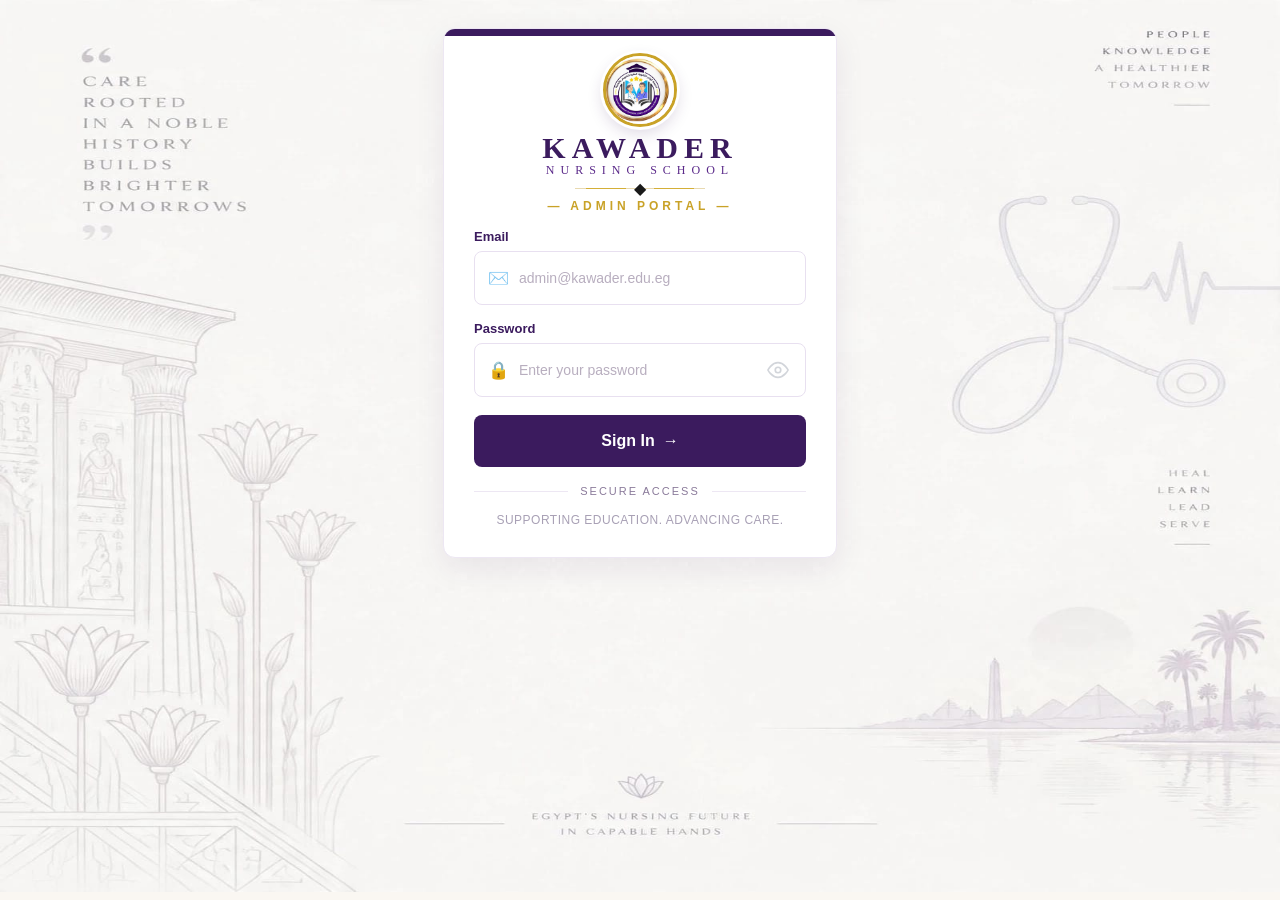
<file: frontend/admin.html>
<!DOCTYPE html>
<html lang="en"><head><meta charset="UTF-8"><meta name="viewport" content="width=device-width,initial-scale=1">
<title>Admin - SMART RESULTS</title><link rel="stylesheet" href="assets/css/style.css"><link rel="stylesheet" href="assets/css/admin.css"></head>
<body class="page-login" id="pageBody">
<div class="container" id="mainContainer">
<div id="loginBox" class="card admin-card">
<div class="logo-wrap"><div class="logo-circle"><img src="assets/images/logo.png" alt="KAWADER"></div>
<div class="logo-title">KAWADER</div><div class="logo-sub">NURSING SCHOOL</div>
<div class="logo-line">◆</div><div class="admin-portal">— ADMIN PORTAL —</div></div>
<label>Email</label>
<div class="field"><span class="icon">✉️</span><input id="email" type="email" placeholder="admin@kawader.edu.eg"></div>
<label>Password</label>
<div class="field password"><span class="icon">🔒</span><input id="password" type="password" placeholder="Enter your password">
  <button type="button" class="eye-btn" onclick="togglePassword()" title="Show / Hide Password"><svg viewBox="0 0 24 24"><path d="M1 12s4-8 11-8 11 8 11 8-4 8-11 8S1 12 1 12Z"/><circle cx="12" cy="12" r="3"/></svg></button>
</div>
<button id="loginBtn" onclick="adminLogin()">Sign In <span>→</span></button><p id="loginMsg" class="error hidden"></p>
<div style="display:flex;align-items:center;gap:12px;margin-top:18px"><div style="flex:1;height:1px;background:#EDE7F3"></div><span style="font-size:11px;letter-spacing:2px;color:#8A7A9A">SECURE ACCESS</span><div style="flex:1;height:1px;background:#EDE7F3"></div></div>
<p class="hint">SUPPORTING EDUCATION. ADVANCING CARE.</p>
</div>

<div id="uploadBox" class="card admin-card hidden">
<label>1. Select Academic Year</label>
<div class="field"><span class="icon">📅</span><select id="uploadYear"><option value="first_year">First Year</option><option value="second_year">Second Year</option><option value="third_year">Third Year</option><option value="fourth_year">Fourth Year</option><option value="fifth_year">Fifth Year</option></select></div>
<label>2. Choose Excel File</label>
<div class="drop-box">
  <svg class="upload-ic" viewBox="0 0 120 110"><path d="M60 2 L72 18 L88 10 L82 28 L98 32 L80 42 L84 58 L60 50 L36 58 L40 42 L22 32 L38 28 L32 10 L48 18 Z" fill="#5B2A8A"/><path d="M60 10 L68 22 L78 16 L74 28 L84 32 L70 38 L72 48 L60 44 L48 48 L50 38 L36 32 L46 28 L42 16 L52 22 Z" fill="#C9A227" opacity=".4"/><path d="M25 78 Q25 60 45 60 Q50 48 65 48 Q85 48 90 62 Q102 62 102 78 Q102 92 86 92 L35 92 Q25 92 25 78 Z" fill="#fff" stroke="#3B1B5E" stroke-width="2.5"/><path d="M60 70 L60 86 M50 76 L60 66 L70 76" fill="none" stroke="#3B1B5E" stroke-width="4" stroke-linecap="round" stroke-linejoin="round"/></svg>
  <h3>Upload Student Results File<br>(Excel / CSV)</h3>
  <p class="small">Drag and drop your file here<br>or click to browse</p>
  <input type="file" id="excelFile" accept=".xlsx,.xls,.csv" style="margin-top:12px">
</div>
<button id="uploadBtn" onclick="uploadExcel()">Upload & Check</button>
<div id="issuesBox"></div><div id="previewBox"></div>
<button id="calcBtn" onclick="calculateBatch()" disabled>Calculate Results</button>
<button id="publishBtn" onclick="publishBatch()" disabled>⬆️ Publish Results</button>
<p style="text-align:center;font-size:12px;color:#7A6A8A">Accepted formats: .xlsx, .xls, .csv &nbsp;|&nbsp; Max size: 10 MB</p>
<div id="pubStatusBox"></div>
<div class="steps-3">
  <div class="step-card"><div class="step-ic">📄</div><b>1. Upload</b><p>Select your results file</p></div>
  <div class="step-card"><div class="step-ic">📊</div><b>2. Validate</b><p>We'll check the data</p></div>
  <div class="step-card"><div class="step-ic">✓</div><b>3. Publish</b><p>Make results available</p></div>
</div>
<button class="secondary" onclick="logout()">Logout</button>
<p style="text-align:center;font-size:11px;color:#7A6A8A;margin-top:14px">INSPIRED BY A RICH HERITAGE<br>CARING FOR BRIGHTER FUTURES</p>
</div>
<div id="analyticsBox" class="card hidden"><h2>Statistics</h2><select id="anaYear"><option value="first_year">First Year</option><option value="second_year">Second Year</option><option value="third_year">Third Year</option></select><button onclick="loadAnalytics()">Show</button><pre id="anaResult"></pre></div>
</div><script src="assets/js/api.js"></script><script src="assets/js/admin.js"></script></body></html>
</file>
<file: frontend/assets/css/style.css>
:root{--primary:#3B1B5E;--primary-2:#4A2A7A;--gold:#C9A227;--gold-light:#D4AF37;--bg:#FAF7F2;--border:#E8E0F0;--text:#1A1A1A;--muted:#8A7A9A;--th-bg:#F2EEF7;--line:#EDE7F3;--green:#027A48}
*{box-sizing:border-box;font-family:'Segoe UI',Tahoma,sans-serif}
body{margin:0;background:var(--bg);color:var(--text);min-height:100vh}
.overlay{display:none!important}
body.page-search{background:url('../images/bg-search.jpg') 100% 100%/100% 100% no-repeat;background-color:#FAF7F2}
body.page-result{background:url('../images/bg-result.jpg') 100% 100%/100% 100% no-repeat;background-color:#FAF7F2}
body.page-login{background:url('../images/bg-login.jpg') 100% 100%/100% 100% no-repeat;background-color:#FAF7F2}
body.page-upload{background:url('../images/bg-upload.jpg') 100% 100%/100% 100% no-repeat;background-color:#FAF7F2}
body.student-bg{background:url('../images/bg-search.jpg') 100% 100%/100% 100% no-repeat;background-color:#FAF7F2}
body.admin-bg{background:url('../images/bg-login.jpg') 100% 100%/100% 100% no-repeat;background-color:#FAF7F2}
.container{max-width:430px;margin:-8px auto 0;padding:6px 18px 10px;position:relative;z-index:2}
.container.wide{max-width:860px}
.container.upload-page{max-width:980px;display:grid;grid-template-columns:340px 1fr;gap:32px;align-items:start}
.logo-wrap{text-align:center;margin-bottom:6px}
.logo-circle{width:74px;height:74px;margin:0 auto 6px;border-radius:50%;overflow:hidden;border:3px solid #C9A227;box-shadow:0 0 0 3px #fff,0 6px 16px rgba(59,27,94,.18);background:#fff;display:flex;align-items:center;justify-content:center}
.logo-circle img{width:100%;height:100%;object-fit:cover;object-position:center;display:block}
.logo-title{font-family:Georgia,'Times New Roman',serif;font-size:30px;font-weight:700;letter-spacing:6px;color:#3B1B5E;text-align:center;margin:2px 0 0;line-height:1}
.logo-sub{font-family:Georgia,serif;font-size:12px;letter-spacing:6px;color:#5B2A8A;text-align:center}
.logo-ar{font-size:15px;color:#5B2A8A;text-align:center;margin-top:4px}
.logo-line{width:130px;height:1px;background:#E8D9B0;margin:10px auto;display:flex;align-items:center;justify-content:center;gap:8px}
.logo-line:before,.logo-line:after{content:"";width:40px;height:1px;background:#D4AF37}
.logo-tag{font-size:10px;letter-spacing:3px;color:#8A7A9A;text-align:center}
.admin-portal{font-size:12px;letter-spacing:4px;color:#C9A227;text-align:center;margin:6px 0 0;font-weight:600}
.card{background:#fff;border:1px solid #EDE7F3;border-radius:12px;padding:24px 30px 18px;margin-top:10px;box-shadow:0 10px 30px rgba(59,27,94,.08);position:relative;overflow:hidden}
.card:before{content:"";position:absolute;top:0;left:0;right:0;height:7px;background:#3B1B5E}
.card h2{font-family:Georgia,serif;font-size:22px;color:#3B1B5E;margin:0 0 6px;text-align:center;font-weight:700}
label{display:block;margin:16px 0 7px;font-weight:600;font-size:13px;color:#3B1B5E}
.field{position:relative;display:flex;align-items:center}
.field .icon{position:absolute;left:14px;font-size:17px;color:#5B2A8A;z-index:1}
.field input,.field select{width:100%;height:54px;padding:0 14px 0 44px;border:1.5px solid var(--border);border-radius:8px;font-size:14px;background:#fff;color:#1A1A1A;outline:none}
.field select{appearance:none;cursor:pointer}
.field input::placeholder{color:#B8AEBF}
.field input:focus,.field select:focus{border-color:#5B2A8A;box-shadow:0 0 0 3px rgba(91,42,138,.08)}
.field.password input{padding-right:48px}
button{width:100%;height:52px;margin-top:18px;padding:0;background:#3B1B5E;color:#fff;border:0;border-radius:8px;font-size:16px;font-weight:600;cursor:pointer;display:flex;align-items:center;justify-content:center;gap:8px}
button.secondary{background:#fff;color:#3B1B5E;border:2px solid #3B1B5E}
button:disabled{opacity:.55}
.hidden{display:none}.error{color:#B42318;background:#FEF3F2;padding:12px;border-radius:8px;font-size:14px}
.hint{text-align:center;color:#A8A0B5;font-size:12px;margin-top:16px;letter-spacing:.5px}
.side-hero{padding-top:80px}
.side-hero h1{font-family:Georgia,serif;font-size:44px;line-height:1.1;color:#3B1B5E;margin:12px 0;font-weight:400}
.side-hero p{color:#7A6A8A;font-size:14px;line-height:1.7}
.side-hero .rule{width:44px;height:2px;background:var(--gold);margin:16px 0}
.bottom-cards{display:none!important}
.mini-card{display:flex;align-items:center;gap:10px;justify-content:center}
.mini-card .ic{font-size:24px}
.mini-card b{font-size:10px;letter-spacing:1px;color:#3B1B5E;line-height:1.4;text-align:left}
.result-banner{background:#3B1B5E;margin:-28px -30px 0;padding:18px 20px;text-align:center;color:#fff;position:relative}
.result-banner:after{content:"";position:absolute;left:0;right:0;bottom:0;height:10px;background:repeating-linear-gradient(45deg,#C9A227 0 8px,#E9D8A6 8px 16px)}
.result-banner .b-logo{width:42px;height:42px;object-fit:cover;border-radius:50%;border:2px solid #C9A227;display:block;margin:0 auto}
.result-banner h2{color:#fff;margin:6px 0 0;font-size:19px;letter-spacing:2px}
.result-banner p{margin:2px 0 10px;font-size:10px;letter-spacing:3px;opacity:.8}
.result-head{font-family:Georgia,serif;font-size:26px;font-weight:700;color:#1A1A1A;margin:20px 0 2px}
.result-sub{color:#7A6A8A;font-size:13px;margin:0 0 16px}
.table-wrap{border:1px solid #EDE7F3;border-radius:8px;overflow:hidden}
table{width:100%;border-collapse:collapse;font-size:14px}
th{padding:14px 16px;text-align:left;background:var(--th-bg);color:#1A1A1A;font-weight:600;border-bottom:1px solid var(--line)}
td{padding:13px 16px;border-bottom:1px solid #F0EBF5;text-align:left;color:#344054}
td:first-child,th:first-child{width:44px;text-align:center;color:#8A7A9A}
td:last-child,th:last-child{text-align:center}
tr:last-child td{border-bottom:none}
/* دايرة الترتيب - جواها Rank مش نسبة */
.score-row{display:flex;gap:22px;align-items:center;margin-top:26px;flex-wrap:wrap}
.rank-circle-wrap{position:relative;flex-shrink:0;padding-top:14px}
.crown-badge{position:absolute;top:-4px;left:50%;transform:translateX(-50%);font-size:26px;z-index:3;line-height:1;filter:drop-shadow(0 2px 3px rgba(0,0,0,.2))}
.score-circle{width:120px;height:120px;border-radius:50%;border:10px solid #3B1B5E;display:flex;flex-direction:column;align-items:center;justify-content:center;background:#fff;flex-shrink:0;position:relative}
.score-circle .rank-num{font-size:28px;font-weight:800;color:#3B1B5E;line-height:1}
.score-circle .rank-out{font-size:11px;color:#8A7A9A;margin-top:4px}
.passed-pill{display:inline-flex;align-items:center;gap:6px;background:#ECFDF3;color:var(--green);border:1px solid #A6F4C5;padding:9px 16px;border-radius:20px;font-weight:700;font-size:14px}
.rank-box{padding:16px;border-radius:14px;text-align:center;margin:16px 0;background:#FFF8DC;border:1px solid #F0D98A}
.rank-box.gold{background:linear-gradient(135deg,#FFF8DC,#FFE98A)}
.rank-box.purple{background:#F5F0FA;border-color:var(--primary)}
.diagram{margin-top:16px}.diagram canvas{max-height:240px}
.summary{display:grid;grid-template-columns:1fr 1fr;gap:12px;margin:16px 0}.summary div{background:var(--bg);padding:12px;border-radius:10px;text-align:center}
footer{text-align:center;margin-top:12px;color:#888;font-size:12px}
.issue{border:1px solid #FECDC2;background:#FFFAEB;padding:12px;border-radius:8px;margin:8px 0}.issue b{color:#B42318}.issue .reason{color:#344054}.issue .action{color:#027A48;font-weight:600}
.drop-box{border:2px dashed #C9A227;border-radius:12px;padding:30px 18px;text-align:center;background:#FFFEF5}
.drop-box .upload-ic{width:110px;height:auto;margin:0 auto;display:block}
.drop-box h3{color:#3B1B5E;font-size:19px;margin:14px 0 2px;font-family:Georgia,serif}
.drop-box .small{font-size:13px;color:#666;line-height:1.6}
.steps-3{display:grid;grid-template-columns:repeat(3,1fr);gap:12px;margin-top:18px}
.step-card{background:#fff;border:1px solid #EDE7F3;border-radius:12px;padding:18px 12px;text-align:center}
.step-card .step-ic{width:48px;height:48px;border-radius:50%;background:#F5F0FA;display:flex;align-items:center;justify-content:center;font-size:20px;margin:0 auto 10px;color:#3B1B5E}
.step-card b{font-size:13px;color:#3B1B5E}
.step-card p{font-size:11px;color:#7A6A8A;margin:6px 0 0;line-height:1.5}
.eye-btn{position:absolute;right:12px;left:auto;top:50%;transform:translateY(-50%);width:32px;height:32px;background:none;border:none;cursor:pointer;margin:0;padding:0;display:flex;align-items:center;justify-content:center;opacity:.45;box-shadow:none}
.eye-btn:hover{opacity:.9}
.eye-btn svg{width:22px;height:22px;fill:none;stroke:#9CA3AF;stroke-width:1.8}
.pub-card{background:#fff;border:1px solid #EDE7F3;border-radius:12px;padding:20px;margin-top:18px;text-align:left}
.pub-header{display:flex;justify-content:space-between;align-items:center;gap:12px;margin-bottom:12px}
.pub-header h3{font-size:16px;font-weight:700;color:#1A1A1A;margin:0;font-family:'Segoe UI',Tahoma,sans-serif}
.pub-count{font-size:13px;color:#8A7A9A;white-space:nowrap}
.pub-count strong{color:#3B1B5E}
.pub-progress{height:6px;background:#F2EEF7;border-radius:99px;overflow:hidden;margin-bottom:8px}
.pub-progress-fill{height:100%;background:#3B1B5E;border-radius:99px;transition:width .3s}
.pub-list{display:flex;flex-direction:column}
.pub-row{display:flex;justify-content:space-between;align-items:center;gap:12px;padding:12px 0;border-top:1px solid #F1F1F1}
.pub-row:first-child{border-top:none}
.pub-left{display:flex;flex-direction:column;gap:2px}
.pub-year{font-size:14px;font-weight:600;color:#1F2937}
.pub-meta{font-size:12px;color:#9CA3AF}
.badge{font-size:12px;font-weight:600;padding:5px 12px;border-radius:99px;white-space:nowrap}
.badge-published{background:#ECFDF3;color:#027A48;border:1px solid #A6F4C5}
.badge-draft{background:#F3F4F6;color:#6B7280;border:1px solid #E5E7EB}
@media(max-width:760px){
  body.page-search,body.page-result,body.page-login,body.page-upload{background-size:cover;background-position:center top}
  .container,.container.wide,.container.upload-page{max-width:100%;padding:14px;display:block}
  .bottom-cards{display:none!important}
  .side-hero{display:none}
  .card{padding:22px 18px}
}
@media print{button,.lookup-card,footer,.side-hero,.bottom-cards{display:none!important}.result-card{border:none;box-shadow:none}}
</file>
<file: frontend/assets/css/admin.css>
.admin-card{max-width:640px;margin:30px auto}
.steps{display:flex;justify-content:space-between;margin:16px 0;color:var(--primary);font-weight:700}
</file>
